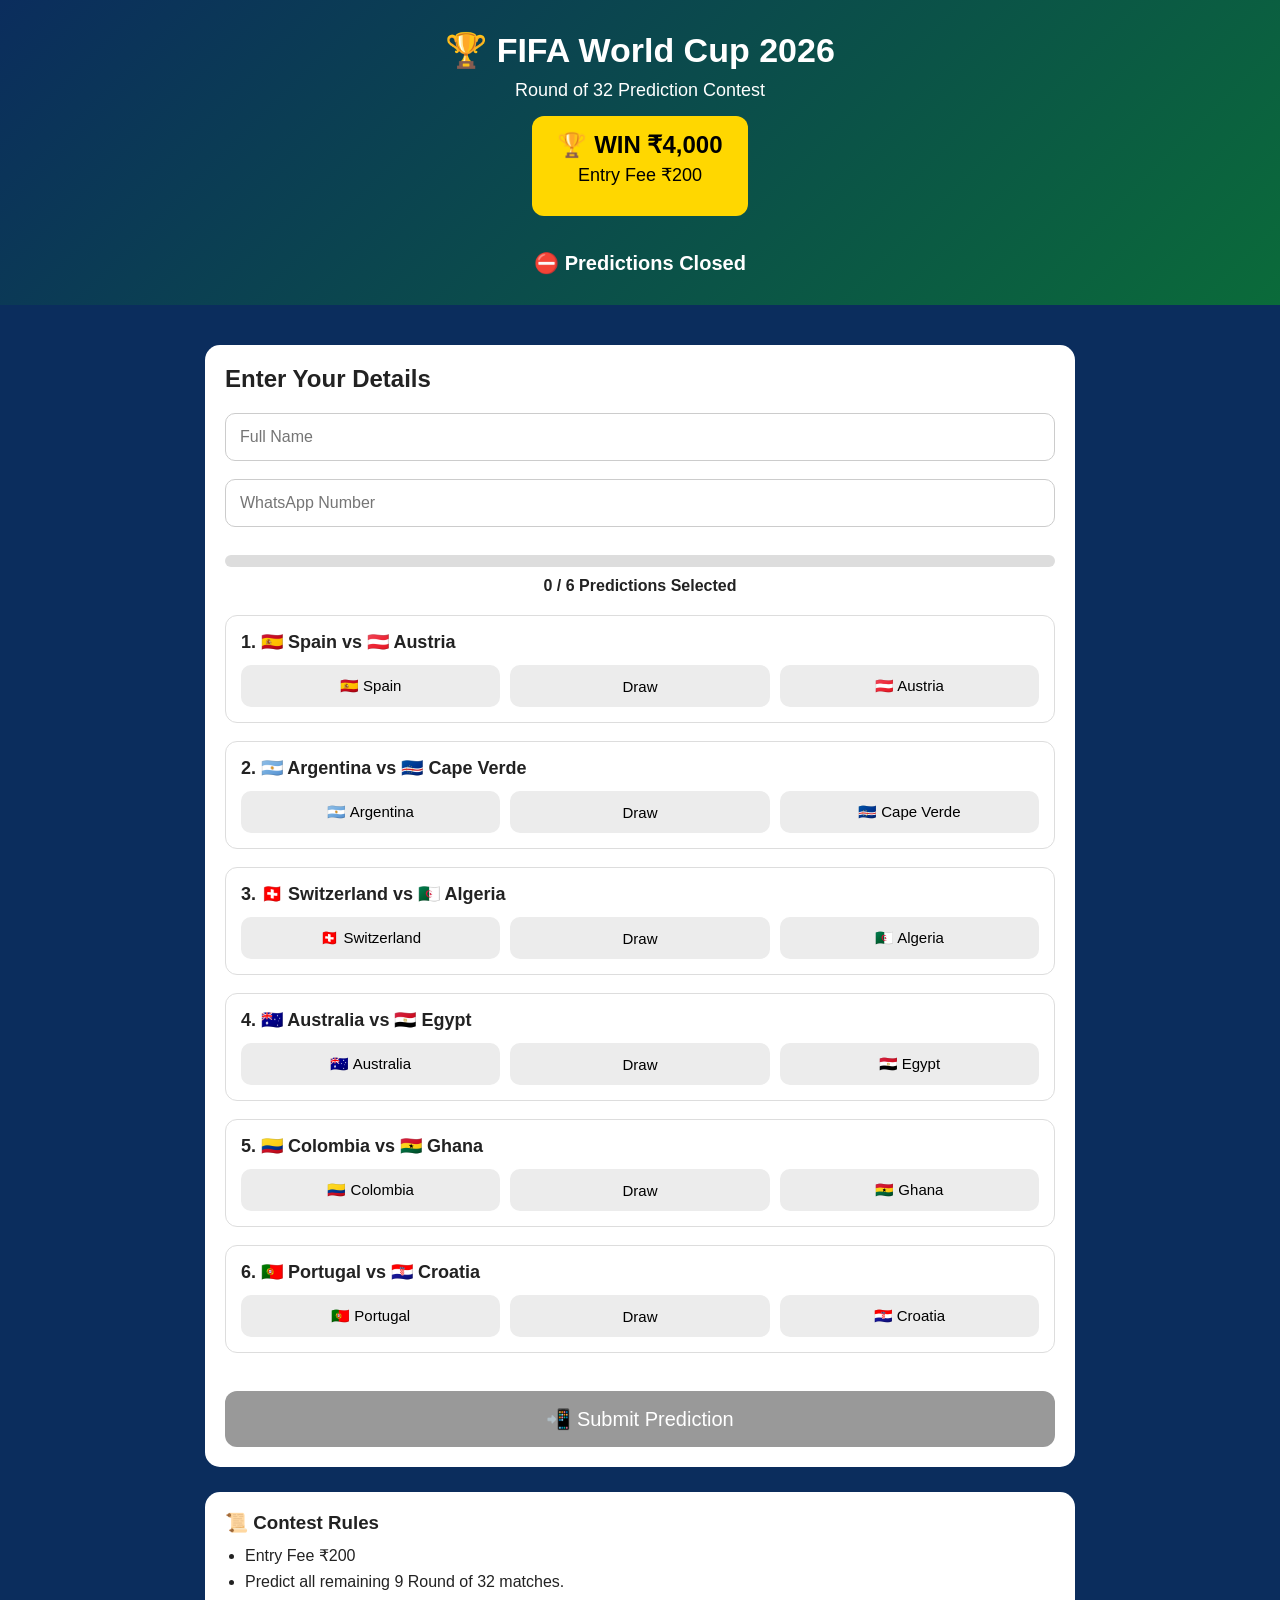
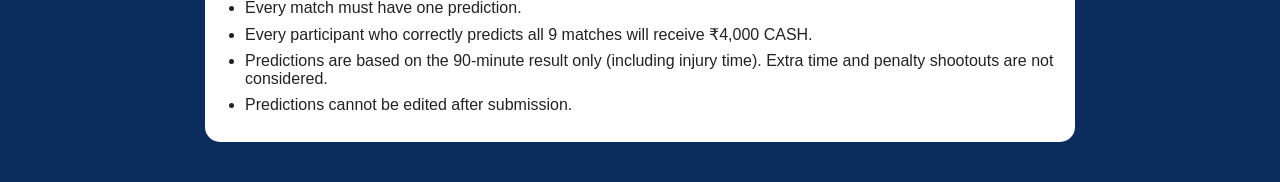
<file: index.html>
<!DOCTYPE html>
<html lang="en">

<head>

<meta charset="UTF-8">
<meta name="viewport" content="width=device-width, initial-scale=1.0">

<title>🏆 FIFA World Cup 2026 Predictor</title>

<link rel="stylesheet" href="style.css">

</head>

<body>

<header class="hero">

<h1>🏆 FIFA World Cup 2026</h1>

<p>Round of 32 Prediction Contest</p>

<div class="prize">

<h2>🏆 WIN ₹4,000</h2>

<p>Entry Fee ₹200</p>

</div>

<div id="countdown"></div>

</header>

<div class="container">

<div class="card">

<h2>Enter Your Details</h2>

<input
type="text"
id="name"
placeholder="Full Name"
autocomplete="off">

<input
type="tel"
id="phone"
placeholder="WhatsApp Number"
autocomplete="off">

<div id="progressBox">

<div id="progressBar"></div>

</div>

<p id="progressText">

0 / 6 Predictions Selected

</p>

<div id="matches"></div>

<button id="submit" disabled>

📲 Submit Prediction

</button>

</div>

<div class="rules">

<h3>📜 Contest Rules</h3>

<ul>

<li>Entry Fee ₹200</li>

<li>Predict all remaining 9 Round of 32 matches.</li>

<li>Every match must have one prediction.</li>

<li>Every participant who correctly predicts all 9 matches will receive ₹4,000 CASH.</li>

<li>Predictions are based on the 90-minute result only (including injury time). Extra time and penalty shootouts are not considered.</li>

<li>Predictions cannot be edited after submission.</li>

</ul>

</div>

</div>

<script src="script.js"></script>

</body>

</html>
</file>
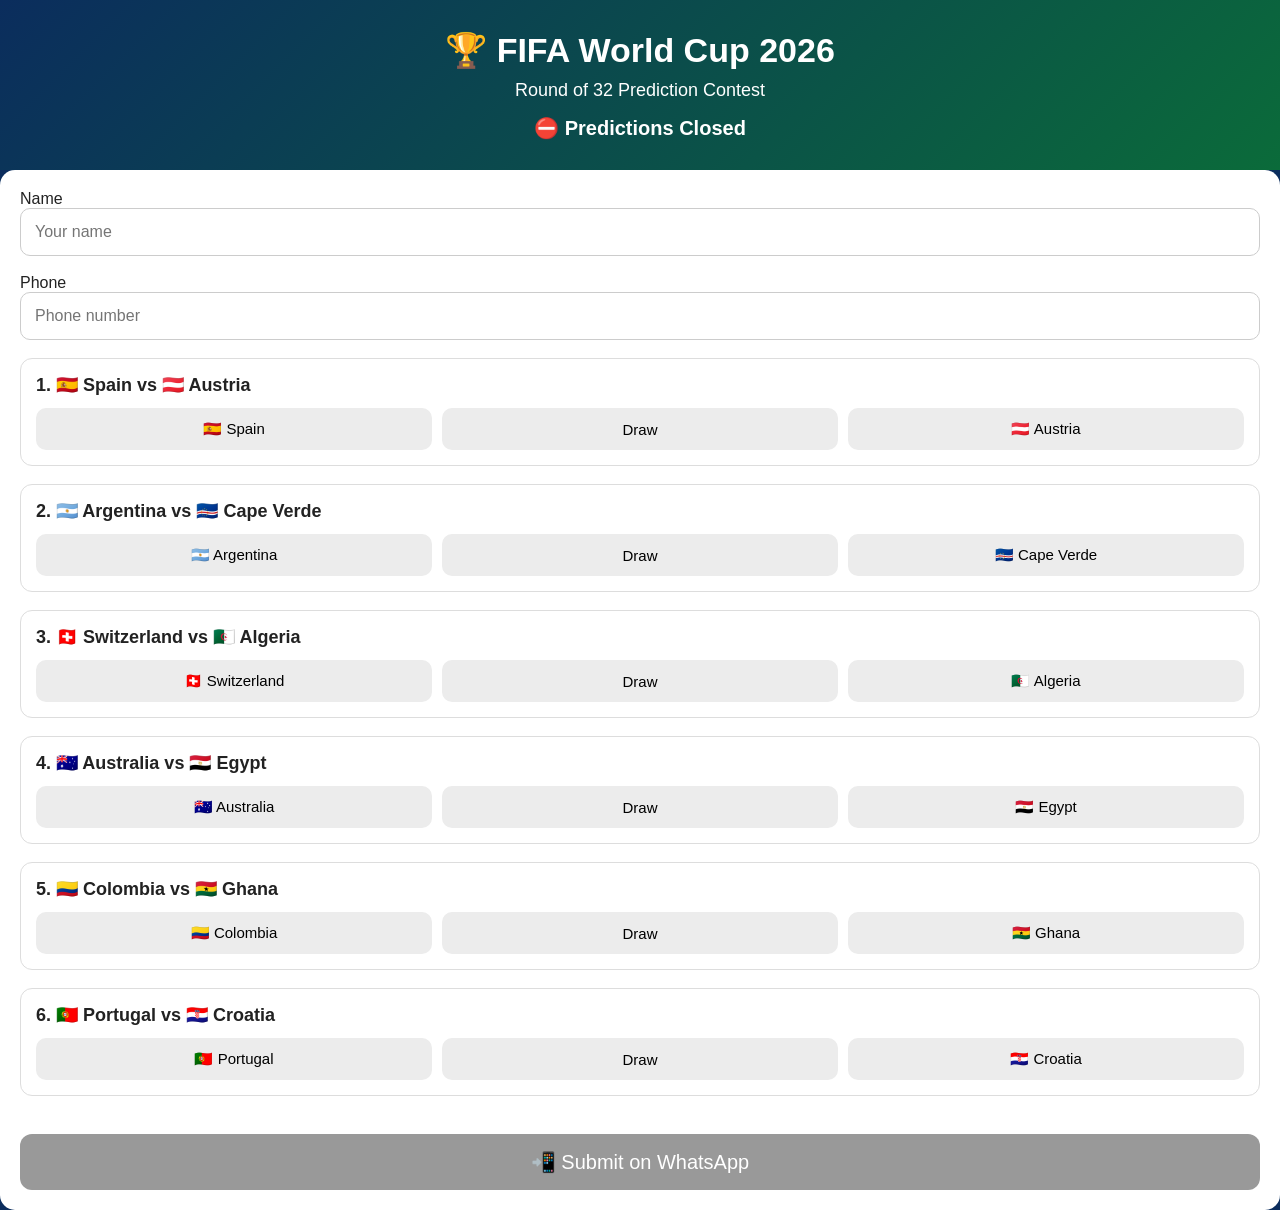
<file: index[1].html>
<!DOCTYPE html><html><head><meta charset="utf-8">
<meta name="viewport" content="width=device-width,initial-scale=1">
<title>World Cup Predictor</title>
<link rel="stylesheet" href="style.css"></head>
<body>
<div class="hero">
<h1>🏆 FIFA World Cup 2026</h1>
<p>Round of 32 Prediction Contest</p>
<div id="countdown"></div>
</div>
<div class="card">
<label>Name</label><input id="name" placeholder="Your name">
<label>Phone</label><input id="phone" placeholder="Phone number">
<div id="matches"></div>
<button id="submit" disabled>📲 Submit on WhatsApp</button>
</div>
<script src="script.js"></script></body></html>
</file>
<file: style.css>
*{
    margin:0;
    padding:0;
    box-sizing:border-box;
}

body{
    font-family:Arial,Helvetica,sans-serif;
    background:#0b2d5d;
    color:#fff;
}

.hero{
    text-align:center;
    padding:30px 20px;
    background:linear-gradient(135deg,#0b2d5d,#0b6b3a);
}

.hero h1{
    font-size:34px;
    margin-bottom:10px;
}

.hero p{
    font-size:18px;
    margin-bottom:15px;
}

.prize{
    display:inline-block;
    padding:15px 25px;
    border-radius:12px;
    background:#FFD700;
    color:#000;
    margin-bottom:20px;
}

.prize h2{
    margin-bottom:5px;
}

#countdown{
    font-size:20px;
    font-weight:bold;
    margin-top:15px;
}

.container{
    max-width:900px;
    margin:25px auto;
    padding:15px;
}

.card{
    background:#fff;
    color:#222;
    border-radius:15px;
    padding:20px;
}

.card h2{
    margin-bottom:20px;
}

input{
    width:100%;
    padding:14px;
    margin-bottom:18px;
    border-radius:10px;
    border:1px solid #ccc;
    font-size:16px;
}

#progressBox{
    width:100%;
    height:12px;
    background:#ddd;
    border-radius:20px;
    overflow:hidden;
    margin-top:10px;
}

#progressBar{
    width:0%;
    height:100%;
    background:#28a745;
    transition:.3s;
}

#progressText{
    margin:10px 0 20px;
    text-align:center;
    font-weight:bold;
}

.match{
    border:1px solid #ddd;
    border-radius:12px;
    padding:15px;
    margin-bottom:18px;
}

.team{
    font-size:18px;
    font-weight:bold;
    margin-bottom:12px;
}

.row{
    display:flex;
    gap:10px;
    flex-wrap:wrap;
}

.pick{
    flex:1;
    padding:12px;
    border:none;
    border-radius:10px;
    background:#ececec;
    cursor:pointer;
    font-size:15px;
    transition:.25s;
}

.pick:hover{
    background:#dcdcdc;
}

.pick.selected{
    background:#198754;
    color:white;
}

#submit{
    width:100%;
    padding:16px;
    border:none;
    border-radius:12px;
    background:#25D366;
    color:white;
    font-size:20px;
    cursor:pointer;
    margin-top:20px;
}

#submit:disabled{
    background:#999;
    cursor:not-allowed;
}

.rules{
    margin-top:25px;
    background:white;
    color:#222;
    padding:20px;
    border-radius:15px;
}

.rules h3{
    margin-bottom:12px;
}

.rules ul{
    padding-left:20px;
}

.rules li{
    margin-bottom:8px;
}

@media(max-width:700px){

.hero h1{
font-size:28px;
}

.row{
flex-direction:column;
}

.pick{
width:100%;
}

}
</file>
